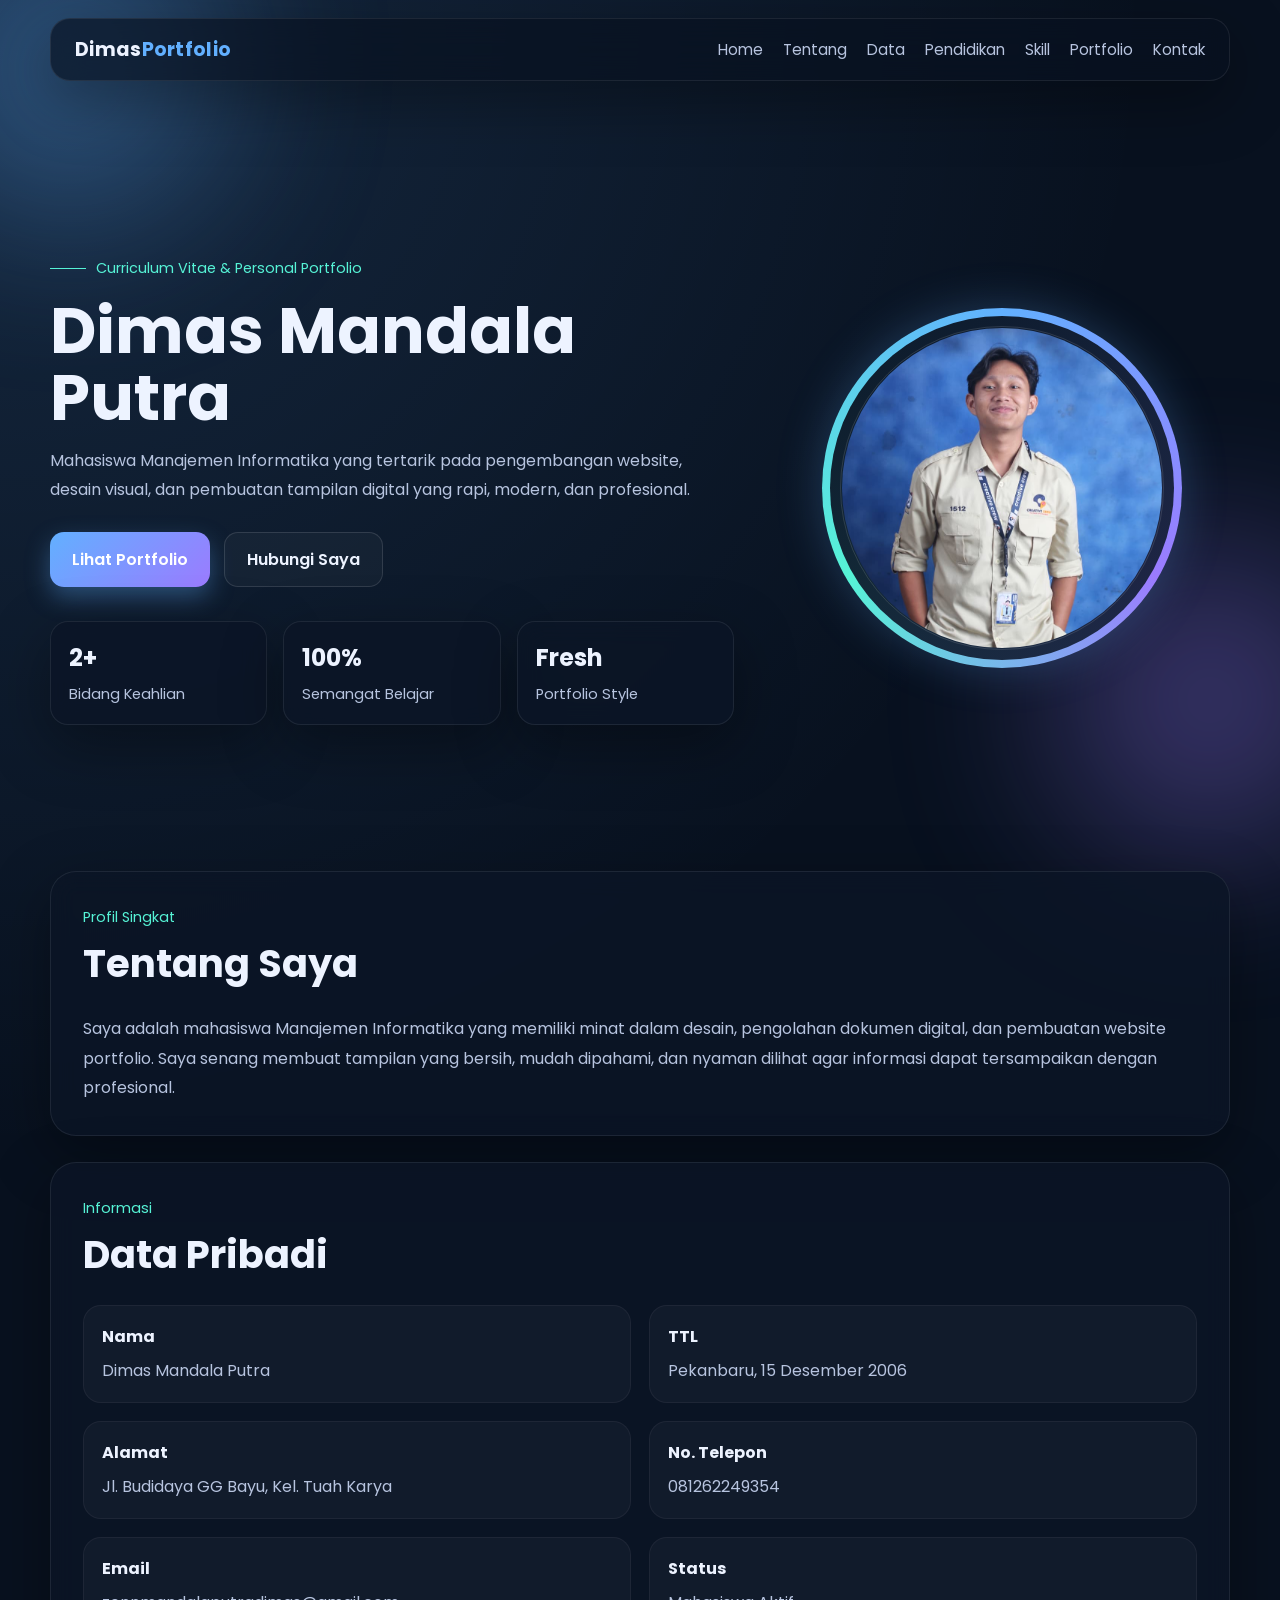
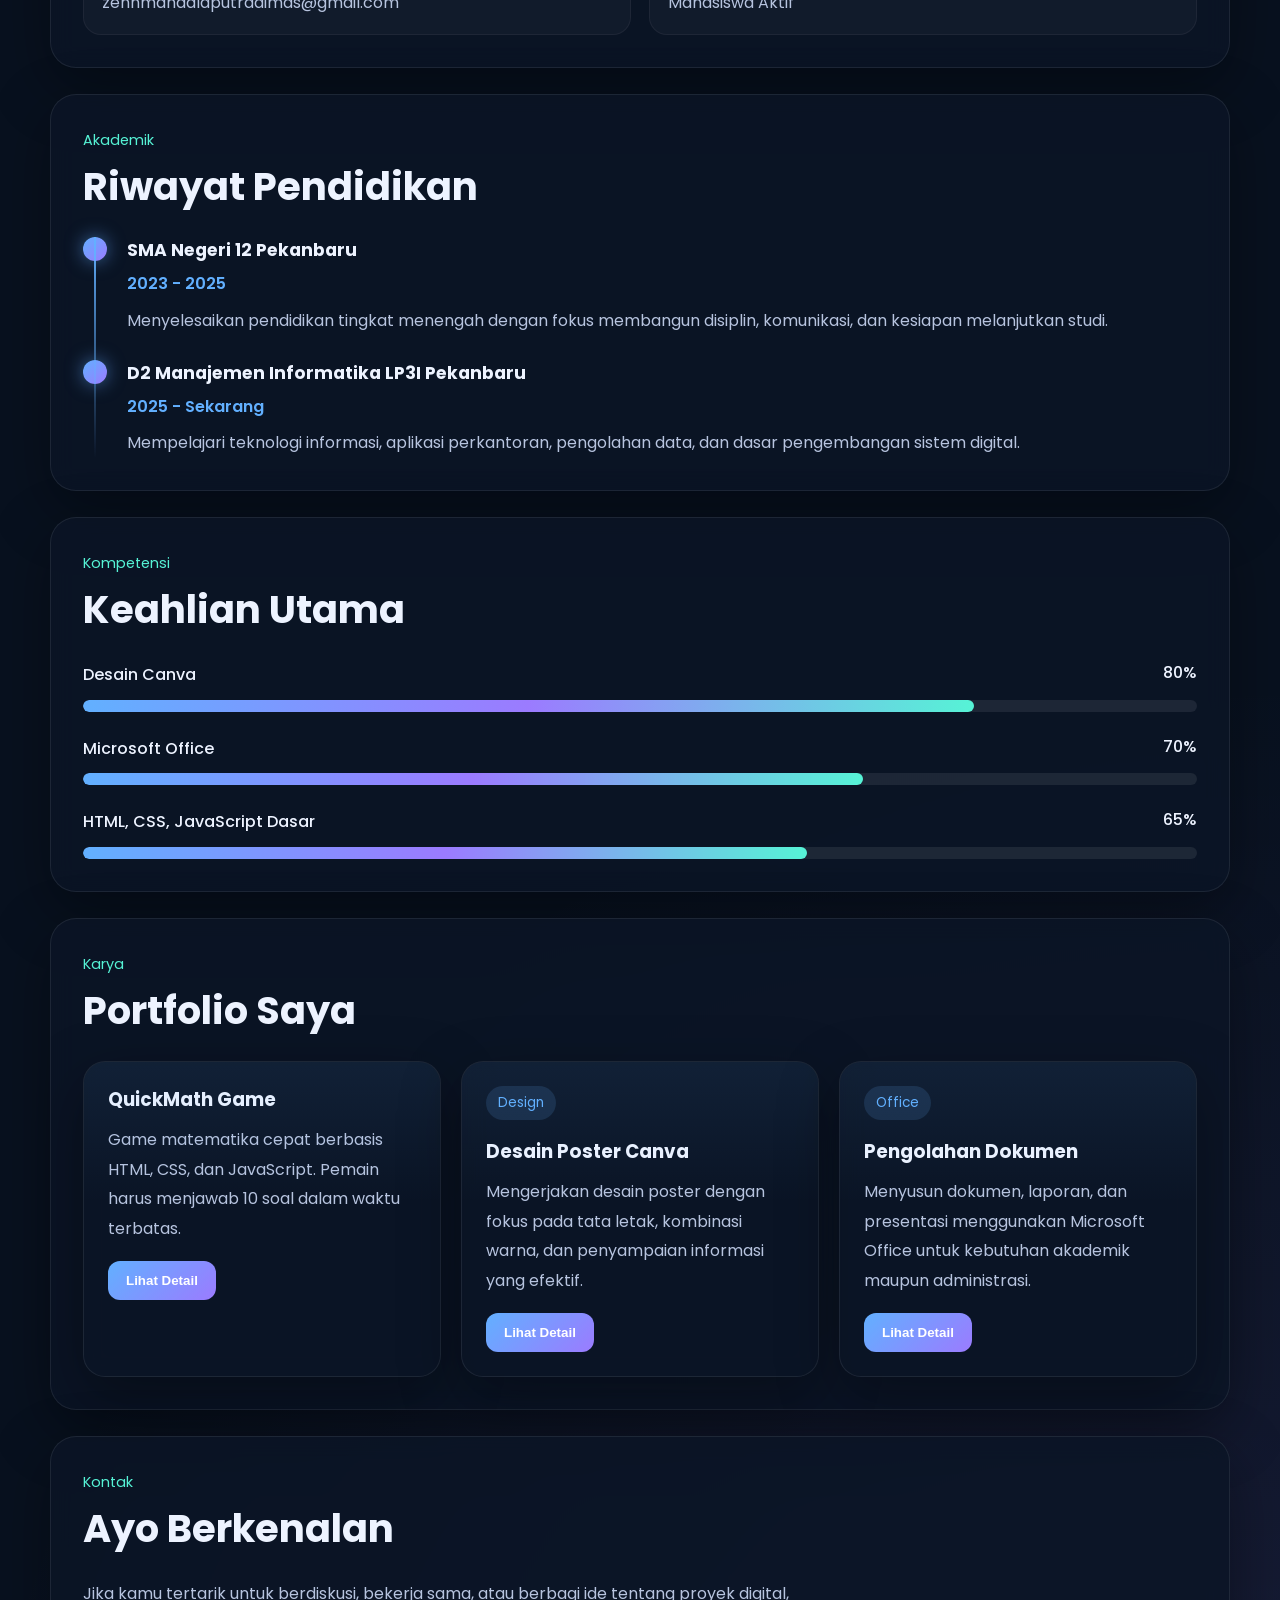
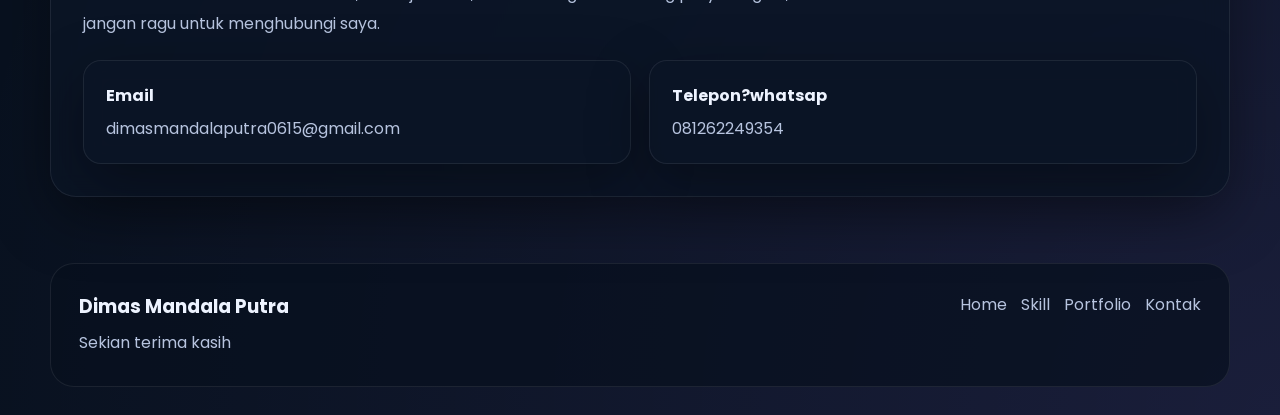
<file: index.html>
<!DOCTYPE html>
<html lang="id">
<head>
  <meta charset="UTF-8">
  <meta name="viewport" content="width=device-width, initial-scale=1.0">
  <title>Portfolio CV - Dimas Mandala Putra</title>
  <link rel="preconnect" href="https://fonts.googleapis.com">
  <link rel="preconnect" href="https://fonts.gstatic.com" crossorigin>
  <link href="https://fonts.googleapis.com/css2?family=Poppins:wght@300;400;500;600;700;800&display=swap" rel="stylesheet">
  <link rel="stylesheet" href="style.css">
</head>
<body>
  <div class="bg-blur blur-1"></div>
  <div class="bg-blur blur-2"></div>

  <nav class="navbar" id="navbar">
    <a href="#home" class="brand">Dimas<span>Portfolio</span></a>

    <button class="menu-toggle" id="menuToggle" aria-label="Buka menu navigasi">
      <span></span>
      <span></span>
      <span></span>
    </button>

    <ul class="nav-links" id="navLinks">
      <li><a href="#home">Home</a></li>
      <li><a href="#tentang">Tentang</a></li>
      <li><a href="#pribadi">Data</a></li>
      <li><a href="#pendidikan">Pendidikan</a></li>
      <li><a href="#skill">Skill</a></li>
      <li><a href="#portfolio">Portfolio</a></li>
      <li><a href="#kontak">Kontak</a></li>
    </ul>
  </nav>

  <header id="home" class="hero section">
    <div class="hero-text">
      <p class="eyebrow">Curriculum Vitae & Personal Portfolio</p>
      <h1>Dimas Mandala Putra</h1>
      <p class="subtitle">Mahasiswa Manajemen Informatika yang tertarik pada pengembangan website, desain visual, dan pembuatan tampilan digital yang rapi, modern, dan profesional.</p>

      <div class="hero-actions">
        <a href="#portfolio" class="btn btn-primary">Lihat Portfolio</a>
        <a href="#kontak" class="btn btn-secondary">Hubungi Saya</a>
      </div>

      <div class="stats">
        <div class="stat-card">
          <strong>2+</strong>
          <span>Bidang Keahlian</span>
        </div>
        <div class="stat-card">
          <strong>100%</strong>
          <span>Semangat Belajar</span>
        </div>
        <div class="stat-card">
          <strong>Fresh</strong>
          <span>Portfolio Style</span>
        </div>
      </div>
    </div>

    <div class="hero-photo-wrap">
      <div class="photo-ring">
        <div class="photo-ring-inner">
          <img src="foto.jpeg" alt="Foto Dimas Mandala Putra" class="foto">
        </div>
      </div>
    </div>
  </header>

  <main class="container">
    <section id="tentang" class="card section reveal">
      <div class="section-title">
        <span>Profil Singkat</span>
        <h2>Tentang Saya</h2>
      </div>
      <p>
        Saya adalah mahasiswa Manajemen Informatika yang memiliki minat dalam desain, pengolahan dokumen digital, dan pembuatan website portfolio. Saya senang membuat tampilan yang bersih, mudah dipahami, dan nyaman dilihat agar informasi dapat tersampaikan dengan profesional.
      </p>
    </section>

    <section id="pribadi" class="card section reveal">
      <div class="section-title">
        <span>Informasi</span>
        <h2>Data Pribadi</h2>
      </div>

      <div class="info-grid">
        <div class="info-item"><strong>Nama</strong><span>Dimas Mandala Putra</span></div>
        <div class="info-item"><strong>TTL</strong><span>Pekanbaru, 15 Desember 2006</span></div>
        <div class="info-item"><strong>Alamat</strong><span>Jl. Budidaya GG Bayu, Kel. Tuah Karya</span></div>
        <div class="info-item"><strong>No. Telepon</strong><span>081262249354</span></div>
        <div class="info-item"><strong>Email</strong><span>zennmandalaputradimas@gmail.com</span></div>
        <div class="info-item"><strong>Status</strong><span>Mahasiswa Aktif</span></div>
      </div>
    </section>

    <section id="pendidikan" class="card section reveal">
      <div class="section-title">
        <span>Akademik</span>
        <h2>Riwayat Pendidikan</h2>
      </div>

      <div class="timeline">
        <div class="timeline-item">
          <div class="timeline-dot"></div>
          <div class="timeline-content">
            <h3>SMA Negeri 12 Pekanbaru</h3>
            <p>2023 - 2025</p>
            <span>Menyelesaikan pendidikan tingkat menengah dengan fokus membangun disiplin, komunikasi, dan kesiapan melanjutkan studi.</span>
          </div>
        </div>

        <div class="timeline-item">
          <div class="timeline-dot"></div>
          <div class="timeline-content">
            <h3>D2 Manajemen Informatika LP3I Pekanbaru</h3>
            <p>2025 - Sekarang</p>
            <span>Mempelajari teknologi informasi, aplikasi perkantoran, pengolahan data, dan dasar pengembangan sistem digital.</span>
          </div>
        </div>
      </div>
    </section>

    <section id="skill" class="card section reveal">
      <div class="section-title">
        <span>Kompetensi</span>
        <h2>Keahlian Utama</h2>
      </div>

      <div class="skill-list">
        <div class="skill-item">
          <div class="skill-head">
            <p>Desain Canva</p>
            <span>80%</span>
          </div>
          <div class="bar"><div class="fill" data-width="80%"></div></div>
        </div>

        <div class="skill-item">
          <div class="skill-head">
            <p>Microsoft Office</p>
            <span>70%</span>
          </div>
          <div class="bar"><div class="fill" data-width="70%"></div></div>
        </div>

        <div class="skill-item">
          <div class="skill-head">
            <p>HTML, CSS, JavaScript Dasar</p>
            <span>65%</span>
          </div>
          <div class="bar"><div class="fill" data-width="65%"></div></div>
        </div>
      </div>
    </section>

    <section id="portfolio" class="card section reveal">
      <div class="section-title">
        <span>Karya</span>
        <h2>Portfolio Saya</h2>
      </div>

      <div class="portfolio-grid">
       <article class="project-card" onclick="window.open('projects/quickmath/index.html','_blank')">
        <h3>QuickMath Game</h3>
        <p>
        Game matematika cepat berbasis HTML, CSS, dan JavaScript.
        Pemain harus menjawab 10 soal dalam waktu terbatas.
        </p>
        <button class="project-link">Lihat Detail</button>
        </article>

       <article class="project-card" onclick="window.open('poster desain grafis/index.html', '_blank')">
          <div class="project-badge">Design</div>
          <h3>Desain Poster Canva</h3>
          <p>Mengerjakan desain poster dengan fokus pada tata letak, kombinasi warna, dan penyampaian informasi yang efektif.</p>
          <button class="project-link">Lihat Detail</button>
        </article>

        <article class="project-card" onclick="window.open('pengolahan-dokumen/index.html','_blank')">
          <div class="project-badge">Office</div>
          <h3>Pengolahan Dokumen</h3>
          <p>Menyusun dokumen, laporan, dan presentasi menggunakan Microsoft Office untuk kebutuhan akademik maupun administrasi.</p>
          <button class="project-link">Lihat Detail</button>
        </article>
      </div>
    </section>

    <section id="kontak" class="card section reveal contact-card">
      <div class="section-title">
        <span>Kontak</span>
        <h2>Ayo Berkenalan</h2>
      </div>
      <p>Jika kamu tertarik untuk berdiskusi, bekerja sama, atau berbagi ide tentang proyek digital, jangan ragu untuk menghubungi saya.</p>

      <div class="contact-grid">
        <a href="mailto:zennmandalaputradimas@gmail.com" class="contact-item">
          <strong>Email</strong>
          <span>dimasmandalaputra0615@gmail.com</span>
        </a>
        <a href="tel:081262249354" class="contact-item">
          <strong>Telepon?whatsap
          </strong>
          <span>081262249354</span>
        </a>
      </div>
    </section>
  </main>

  <footer class="footer">
    <div>
      <h3>Dimas Mandala Putra</h3>
      <p>Sekian terima kasih 
      
      </p>
    </div>

    <div class="footer-nav">
      <a href="#home">Home</a>
      <a href="#skill">Skill</a>
      <a href="#portfolio">Portfolio</a>
      <a href="#kontak">Kontak</a>
    </div>
  </footer>

  <script src="script.js"></script>
</body>
</html>
</file>
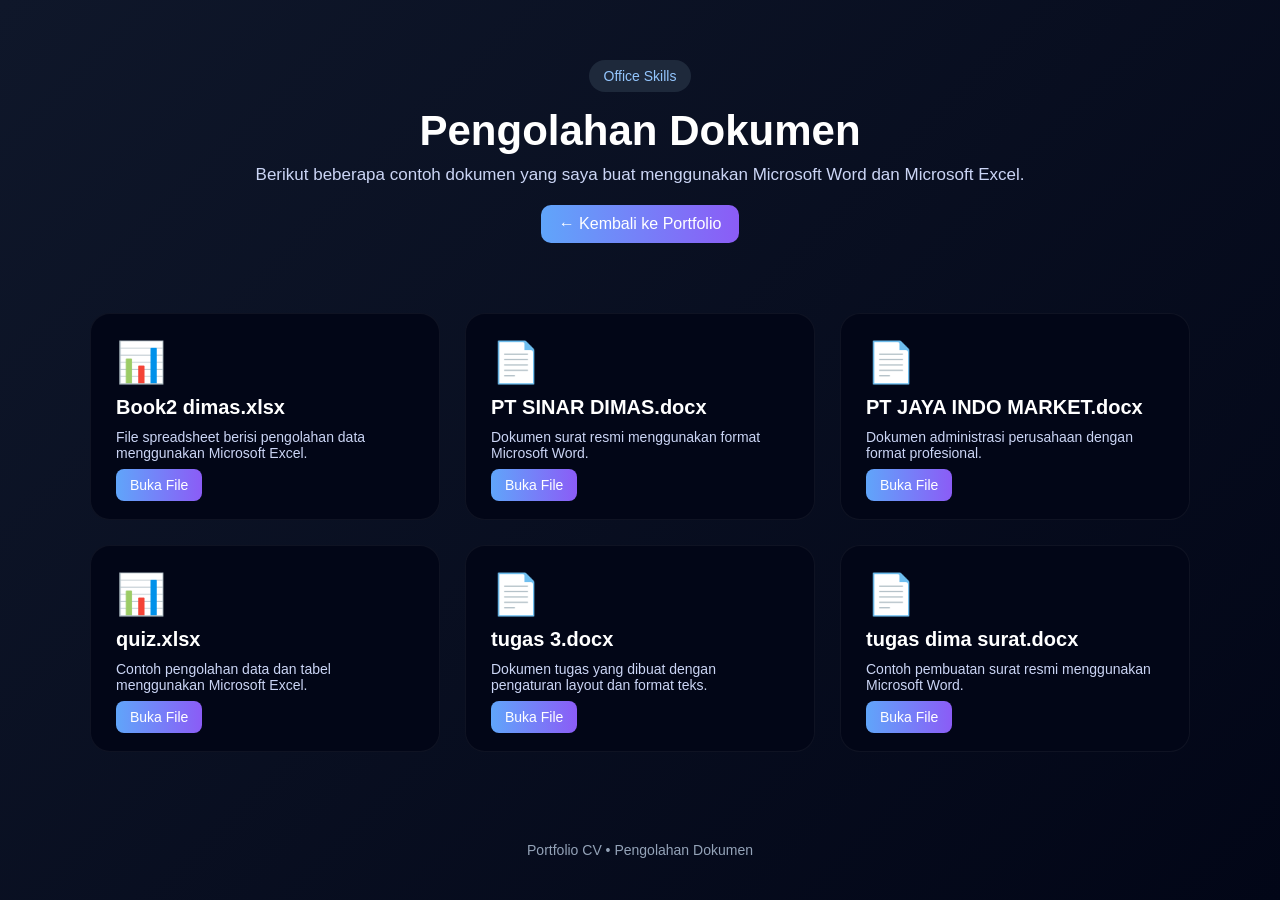
<file: pengolahan-dokumen/index.html>
<!DOCTYPE html>
<html lang="id">
<head>
<meta charset="UTF-8">
<meta name="viewport" content="width=device-width, initial-scale=1.0">

<title>Portfolio Pengolahan Dokumen</title>

<style>

*{
margin:0;
padding:0;
box-sizing:border-box;
font-family:Segoe UI, sans-serif;
}

body{
background:linear-gradient(135deg,#0f172a,#020617);
color:white;
min-height:100vh;
}

.container{
width:90%;
max-width:1100px;
margin:auto;
}

header{
text-align:center;
padding:60px 0 30px;
}

header h1{
font-size:42px;
margin-bottom:10px;
}

header p{
color:#cbd5f5;
font-size:17px;
}

.badge{
display:inline-block;
background:#1e293b;
padding:8px 15px;
border-radius:20px;
margin-bottom:15px;
color:#93c5fd;
font-size:14px;
}

.back{
display:inline-block;
margin-top:20px;
text-decoration:none;
color:white;
background:linear-gradient(90deg,#60a5fa,#8b5cf6);
padding:10px 18px;
border-radius:10px;
}

.grid{
margin-top:40px;
display:grid;
grid-template-columns:repeat(auto-fit,minmax(260px,1fr));
gap:25px;
}

.card{
background:#020617;
border:1px solid rgba(255,255,255,0.05);
border-radius:20px;
padding:25px;
transition:0.3s;
}

.card:hover{
transform:translateY(-6px);
box-shadow:0 10px 30px rgba(0,0,0,0.5);
}

.icon{
font-size:40px;
margin-bottom:10px;
}

.card h3{
margin-bottom:10px;
font-size:20px;
}

.card p{
color:#cbd5f5;
font-size:14px;
margin-bottom:15px;
}

.btn{
text-decoration:none;
background:linear-gradient(90deg,#60a5fa,#8b5cf6);
padding:8px 14px;
border-radius:8px;
font-size:14px;
color:white;
}

footer{
text-align:center;
margin-top:60px;
padding:30px;
color:#94a3b8;
font-size:14px;
}

</style>
</head>

<body>

<div class="container">

<header>

<div class="badge">Office Skills</div>

<h1>Pengolahan Dokumen</h1>

<p>
Berikut beberapa contoh dokumen yang saya buat menggunakan 
Microsoft Word dan Microsoft Excel.
</p>

<a class="back" href="../index.html">← Kembali ke Portfolio</a>

</header>


<div class="grid">

<div class="card">
<div class="icon">📊</div>
<h3>Book2 dimas.xlsx</h3>
<p>File spreadsheet berisi pengolahan data menggunakan Microsoft Excel.</p>
<a class="btn" href="Book2 dimas.xlsx" target="_blank">Buka File</a>
</div>

<div class="card">
<div class="icon">📄</div>
<h3>PT SINAR DIMAS.docx</h3>
<p>Dokumen surat resmi menggunakan format Microsoft Word.</p>
<a class="btn" href="PT SINAR DIMAS.docx" target="_blank">Buka File</a>
</div>

<div class="card">
<div class="icon">📄</div>
<h3>PT JAYA INDO MARKET.docx</h3>
<p>Dokumen administrasi perusahaan dengan format profesional.</p>
<a class="btn" href="PT JAYA INDO MARKET.docx" target="_blank">Buka File</a>
</div>

<div class="card">
<div class="icon">📊</div>
<h3>quiz.xlsx</h3>
<p>Contoh pengolahan data dan tabel menggunakan Microsoft Excel.</p>
<a class="btn" href="quiz.xlsx" target="_blank">Buka File</a>
</div>

<div class="card">
<div class="icon">📄</div>
<h3>tugas 3.docx</h3>
<p>Dokumen tugas yang dibuat dengan pengaturan layout dan format teks.</p>
<a class="btn" href="tugas 3.docx" target="_blank">Buka File</a>
</div>

<div class="card">
<div class="icon">📄</div>
<h3>tugas dima surat.docx</h3>
<p>Contoh pembuatan surat resmi menggunakan Microsoft Word.</p>
<a class="btn" href="tugas dima surat.docx" target="_blank">Buka File</a>
</div>

</div>


<footer>
Portfolio CV • Pengolahan Dokumen
</footer>

</div>

</body>
</html>
</file>
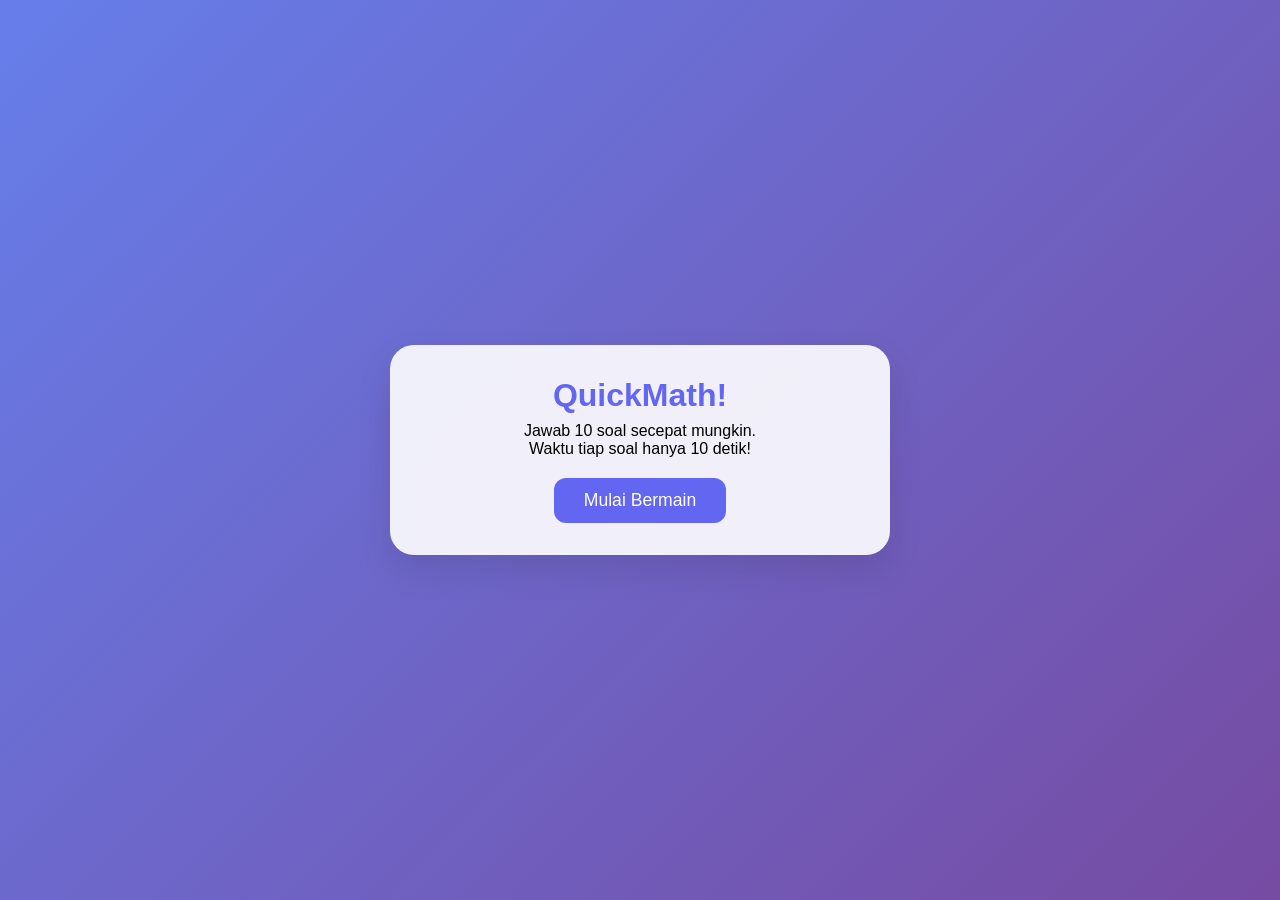
<file: projects/quickmath/index.html>
<!DOCTYPE html>
<html lang="id">
<head>
    <meta charset="UTF-8">
    <meta name="viewport" content="width=device-width, initial-scale=1.0">
    <title>QuickMath!</title>
    <style>
        :root {
            --primary: #6366f1;
            --secondary: #8b5cf6;
            --correct: #10b981;
            --wrong: #ef4444;
            --text: #1f2937;
        }

        * {
            margin: 0;
            padding: 0;
            box-sizing: border-box;
            font-family: 'Segoe UI', Tahoma, Geneva, Verdana, sans-serif;
        }

        body {
            min-height: 100vh;
            display: flex;
            justify-content: center;
            align-items: center;
            background: linear-gradient(135deg, #667eea 0%, #764ba2 100%);
        }

        /* Card Style */
        .card {
            background: rgba(255, 255, 255, 0.9);
            backdrop-filter: blur(10px);
            padding: 2rem;
            border-radius: 24px;
            box-shadow: 0 15px 35px rgba(0, 0, 0, 0.1);
            width: 90%;
            max-width: 500px;
            text-align: center;
            transition: all 0.3s ease;
            animation: fadeIn 0.5s ease-out;
        }

        @keyframes fadeIn {
            from {
                opacity: 0;
                transform: translateY(20px);
            }
            to {
                opacity: 1;
                transform: translateY(0);
            }
        }

        .hidden {
            display: none !important;
        }

        h1 {
            color: var(--primary);
            margin-bottom: 0.5rem;
        }

        .timer-bar {
            width: 100%;
            height: 8px;
            background: #eee;
            border-radius: 4px;
            margin: 20px 0;
            overflow: hidden;
        }

        #progress {
            width: 100%;
            height: 100%;
            background: var(--primary);
            transition: width 1s linear;
        }

        .question {
            font-size: 3rem;
            font-weight: bold;
            margin: 20px 0;
            color: var(--text);
        }

        input[type="number"] {
            width: 120px;
            padding: 12px;
            font-size: 1.5rem;
            border: 2px solid #ddd;
            border-radius: 12px;
            text-align: center;
            outline: none;
            transition: border-color 0.3s;
        }

        input[type="number"]:focus {
            border-color: var(--primary);
        }

        button {
            background: var(--primary);
            color: white;
            border: none;
            padding: 12px 30px;
            font-size: 1.1rem;
            border-radius: 12px;
            cursor: pointer;
            transition: transform 0.2s, background 0.3s;
            margin-top: 20px;
        }

        button:hover {
            background: var(--secondary);
            transform: scale(1.05);
        }

        /* Table Style */
        .result-container {
            margin-top: 20px;
            overflow-x: auto;
        }

        table {
            width: 100%;
            border-collapse: collapse;
            margin-top: 20px;
            font-size: 0.9rem;
        }

        th, td {
            padding: 12px;
            border-bottom: 1px solid #ddd;
            text-align: center;
        }

        th {
            background: var(--secondary);
            color: white;
        }

        .row-correct {
            color: var(--correct);
            font-weight: bold;
        }

        .row-wrong {
            color: var(--wrong);
            font-weight: bold;
        }

        /* Animations for Game */
        .shake {
            animation: shake 0.4s;
        }

        @keyframes shake {
            0%, 100% {
                transform: translateX(0);
            }
            25% {
                transform: translateX(-10px);
            }
            75% {
                transform: translateX(10px);
            }
        }

        .score-badge {
            font-size: 1.5rem;
            font-weight: bold;
            color: var(--primary);
            margin: 10px 0;
        }
    </style>
</head>
<body>
    <div class="card" id="game-card">
        <div id="start-screen">
            <h1>QuickMath!</h1>
            <p>
                Jawab 10 soal secepat mungkin.<br />Waktu tiap soal hanya 10 detik!
            </p>
            <button onclick="startGame()">Mulai Bermain</button>
        </div>

        <div id="play-screen" class="hidden">
            <div id="quest-number">Soal 1 / 10</div>
            <div class="timer-bar"><div id="progress"></div></div>
            <div class="question" id="display-question">0 + 0</div>
            <input
                type="number"
                id="answer-input"
                placeholder="?"
                autocomplete="off"
            >
            <br />
            <small>Tekan Enter untuk jawab</small>
        </div>

        <div id="result-screen" class="hidden">
            <h1>Selesai!</h1>
            <div class="score-badge" id="final-score">Skor: 0</div>
            <div class="result-container">
                <table>
                    <thead>
                        <tr>
                            <th>Soal</th>
                            <th>Input</th>
                            <th>Benar</th>
                        </tr>
                    </thead>
                    <tbody id="result-body"></tbody>
                </table>
            </div>
            <button onclick="startGame()">Main Lagi</button>
        </div>
    </div>

    <script>
        let currentQuestion = 0;
        let score = 0;
        let timeLeft = 10;
        let timerInterval;
        let gameData = [];
        let currentAnswer = 0;

        const startScreen = document.getElementById("start-screen");
        const playScreen = document.getElementById("play-screen");
        const resultScreen = document.getElementById("result-screen");
        const inputField = document.getElementById("answer-input");
        const progress = document.getElementById("progress");

        function startGame() {
            currentQuestion = 0;
            score = 0;
            gameData = [];
            startScreen.classList.add("hidden");
            resultScreen.classList.add("hidden");
            playScreen.classList.remove("hidden");
            nextQuestion();
        }

        function generateQuestion() {
            const ops = ["+", "-", "*", "/"];
            let a = Math.floor(Math.random() * 10);
            let b = Math.floor(Math.random() * 10);
            let op = ops[Math.floor(Math.random() * 4)];

            // Validasi pembagian agar tidak desimal dan tidak bagi nol
            if (op === "/") {
                if (b === 0) b = 1;
                a = a * b; // Menjamin hasil (a/b) adalah b awal (integer)
            }
            let qText = a + " " + op + " " + b;
            let ans = 0;
            if (op == "+") ans = a + b;
            if (op == "-") ans = a - b;
            if (op == "*") ans = a * b;
            if (op == "/") ans = a / b;

            return { qText, ans };
        }

        function nextQuestion() {
            if (currentQuestion >= 10) {
                endGame();
                return;
            }

            currentQuestion++;
            document.getElementById("quest-number").innerText = 'Soal ' + currentQuestion + ' / 10';
            const q = generateQuestion();
            document.getElementById("display-question").innerText = q.qText;
            currentAnswer = q.ans;

            inputField.value = "";
            inputField.focus();

            startTimer();
        }

        function startTimer() {
            clearInterval(timerInterval);
            timeLeft = 10;
            progress.style.width = "100%";
            progress.style.transition = "none";

            // Force reflow
            progress.offsetHeight;

            progress.style.transition = "width 10s linear";
            progress.style.width = "0%";

            timerInterval = setInterval(() => {
                timeLeft--;
                if (timeLeft < 0) {
                    processAnswer(null); // Waktu habis
                }
            }, 1000);
        }

        function processAnswer(userValue) {
            clearInterval(timerInterval);
            const isCorrect = userValue !== null && parseFloat(userValue) === currentAnswer;

            gameData.push({
                question: document.getElementById("display-question").innerText,
                userAnswer: userValue !== null ? userValue : "-",
                correctAnswer: currentAnswer,
                isCorrect: isCorrect
            });

            if (isCorrect) {
                score++;
            }

            if (currentQuestion < 10) {
                nextQuestion();
            } else {
                endGame();
            }
        }

        function endGame() {
            playScreen.classList.add("hidden");
            resultScreen.classList.remove("hidden");

            document.getElementById("final-score").innerText = "Skor: " + score + " / 10";

            const resultBody = document.getElementById("result-body");
            resultBody.innerHTML = "";

            gameData.forEach((data, index) => {
                const row = document.createElement("tr");
                const rowClass = data.isCorrect ? "row-correct" : "row-wrong";
                row.innerHTML = `
                    <td>${index + 1}. ${data.question}</td>
                    <td>${data.userAnswer}</td>
                    <td class="${rowClass}">${data.correctAnswer}</td>
                `;
                resultBody.appendChild(row);
            });
        }

        // Event listener untuk tombol Enter
        inputField.addEventListener("keypress", function(e) {
            if (e.key === "Enter") {
                processAnswer(inputField.value);
            }
        });
    </script>
</body>
</html>
</file>
<file: style.css>
:root {
  --bg: #08111f;
  --panel: rgba(12, 21, 38, 0.82);
  --panel-solid: #0f1b31;
  --text: #edf3ff;
  --muted: #b7c4df;
  --line: rgba(255, 255, 255, 0.08);
  --primary: #62b0ff;
  --secondary: #9b7bff;
  --accent: #56f3d6;
  --shadow: 0 20px 60px rgba(0, 0, 0, 0.35);
}

* {
  margin: 0;
  padding: 0;
  box-sizing: border-box;
}

html {
  scroll-behavior: smooth;
}

body {
  font-family: 'Poppins', sans-serif;
  background:
    radial-gradient(circle at top left, rgba(98, 176, 255, 0.15), transparent 30%),
    radial-gradient(circle at bottom right, rgba(155, 123, 255, 0.12), transparent 35%),
    var(--bg);
  color: var(--text);
  overflow-x: hidden;
}

body.menu-open {
  overflow: hidden;
}

.bg-blur {
  position: fixed;
  width: 300px;
  height: 300px;
  border-radius: 50%;
  filter: blur(90px);
  opacity: 0.35;
  pointer-events: none;
  z-index: -1;
}

.blur-1 {
  background: var(--primary);
  top: -80px;
  left: -80px;
}

.blur-2 {
  background: var(--secondary);
  right: -80px;
  bottom: 50px;
}

.section {
  scroll-margin-top: 95px;
}

.navbar {
  position: sticky;
  top: 0;
  z-index: 1000;
  width: min(1180px, calc(100% - 32px));
  margin: 18px auto 0;
  display: flex;
  align-items: center;
  justify-content: space-between;
  padding: 16px 24px;
  border: 1px solid var(--line);
  border-radius: 20px;
  backdrop-filter: blur(16px);
  background: rgba(8, 17, 31, 0.68);
  box-shadow: var(--shadow);
}

.brand {
  color: var(--text);
  text-decoration: none;
  font-size: 1.2rem;
  font-weight: 700;
  letter-spacing: 0.3px;
}

.brand span {
  color: var(--primary);
}

.nav-links {
  display: flex;
  align-items: center;
  gap: 20px;
  list-style: none;
}

.nav-links a {
  color: var(--muted);
  text-decoration: none;
  font-size: 0.95rem;
  transition: 0.3s ease;
}

.nav-links a:hover {
  color: var(--text);
}

.menu-toggle {
  display: none;
  flex-direction: column;
  gap: 5px;
  background: transparent;
  border: none;
  cursor: pointer;
}

.menu-toggle span {
  width: 26px;
  height: 3px;
  border-radius: 999px;
  background: var(--text);
  transition: 0.3s ease;
}

.hero {
  width: min(1180px, calc(100% - 32px));
  min-height: calc(100vh - 110px);
  margin: 0 auto;
  display: grid;
  grid-template-columns: 1.2fr 0.8fr;
  gap: 40px;
  align-items: center;
  padding: 48px 0 24px;
}

.eyebrow {
  display: inline-flex;
  align-items: center;
  gap: 10px;
  color: var(--accent);
  font-size: 0.9rem;
  margin-bottom: 18px;
}

.eyebrow::before {
  content: '';
  width: 36px;
  height: 1px;
  background: var(--accent);
}

.hero h1 {
  font-size: clamp(2.5rem, 5vw, 4.8rem);
  line-height: 1.05;
  margin-bottom: 16px;
}

.subtitle {
  max-width: 680px;
  color: var(--muted);
  line-height: 1.8;
  font-size: 1rem;
}

.hero-actions {
  display: flex;
  flex-wrap: wrap;
  gap: 14px;
  margin-top: 28px;
}

.btn {
  display: inline-flex;
  align-items: center;
  justify-content: center;
  padding: 14px 22px;
  border-radius: 14px;
  text-decoration: none;
  font-weight: 600;
  transition: 0.3s ease;
}

.btn-primary {
  background: linear-gradient(135deg, var(--primary), var(--secondary));
  color: white;
  box-shadow: 0 10px 25px rgba(98, 176, 255, 0.35);
}

.btn-primary:hover,
.btn-secondary:hover,
.project-link:hover,
.contact-item:hover {
  transform: translateY(-3px);
}

.btn-secondary {
  color: var(--text);
  border: 1px solid rgba(255, 255, 255, 0.12);
  background: rgba(255, 255, 255, 0.03);
}

.stats {
  display: grid;
  grid-template-columns: repeat(3, minmax(0, 1fr));
  gap: 16px;
  margin-top: 34px;
}

.stat-card,
.card,
.project-card,
.contact-item {
  border: 1px solid var(--line);
  background: var(--panel);
  backdrop-filter: blur(12px);
  box-shadow: var(--shadow);
}

.stat-card {
  border-radius: 18px;
  padding: 18px;
}

.stat-card strong {
  display: block;
  font-size: 1.5rem;
  margin-bottom: 6px;
}

.stat-card span {
  color: var(--muted);
  font-size: 0.92rem;
}

.hero-photo-wrap {
  display: flex;
  align-items: center;
  justify-content: center;
}

.photo-ring {
  position: relative;
  width: min(360px, 78vw);
  aspect-ratio: 1 / 1;
  border-radius: 50%;
  padding: 8px;
  background: conic-gradient(from 0deg, var(--primary), var(--secondary), var(--accent), var(--primary));
  animation: spin 5s linear infinite;
  box-shadow: 0 0 45px rgba(98, 176, 255, 0.25);
}

.photo-ring::before {
  content: '';
  position: absolute;
  inset: 18px;
  border-radius: 50%;
  border: 1px solid rgba(255, 255, 255, 0.12);
}

.photo-ring-inner {
  width: 100%;
  height: 100%;
  border-radius: 50%;
  padding: 12px;
  background: linear-gradient(145deg, rgba(8, 17, 31, 0.95), rgba(19, 31, 54, 0.9));
}

.foto {
  width: 100%;
  height: 100%;
  border-radius: 50%;
  object-fit: cover;
  display: block;
}

.container {
  width: min(1180px, calc(100% - 32px));
  margin: 0 auto;
  padding-bottom: 40px;
}

.card {
  padding: 32px;
  border-radius: 26px;
  margin-bottom: 26px;
}

.section-title {
  margin-bottom: 22px;
}

.section-title span {
  color: var(--accent);
  font-size: 0.9rem;
}

.section-title h2 {
  font-size: clamp(1.7rem, 3vw, 2.5rem);
  margin-top: 6px;
}

.card p {
  color: var(--muted);
  line-height: 1.85;
}

.info-grid {
  display: grid;
  grid-template-columns: repeat(2, minmax(0, 1fr));
  gap: 18px;
}

.info-item {
  display: flex;
  flex-direction: column;
  gap: 8px;
  padding: 18px;
  border-radius: 18px;
  background: rgba(255, 255, 255, 0.03);
  border: 1px solid rgba(255, 255, 255, 0.05);
}

.info-item strong {
  color: var(--text);
}

.info-item span {
  color: var(--muted);
  line-height: 1.7;
}

.timeline {
  position: relative;
  display: grid;
  gap: 24px;
}

.timeline::before {
  content: '';
  position: absolute;
  left: 11px;
  top: 0;
  bottom: 0;
  width: 2px;
  background: linear-gradient(var(--primary), transparent);
}

.timeline-item {
  display: grid;
  grid-template-columns: 24px 1fr;
  gap: 20px;
  align-items: start;
}

.timeline-dot {
  width: 24px;
  height: 24px;
  border-radius: 50%;
  background: linear-gradient(135deg, var(--primary), var(--secondary));
  box-shadow: 0 0 18px rgba(98, 176, 255, 0.55);
}

.timeline-content h3 {
  font-size: 1.08rem;
  margin-bottom: 6px;
}

.timeline-content p {
  color: var(--primary);
  font-weight: 600;
  margin-bottom: 8px;
}

.timeline-content span {
  color: var(--muted);
  line-height: 1.8;
}

.skill-list {
  display: grid;
  gap: 22px;
}

.skill-head {
  display: flex;
  justify-content: space-between;
  gap: 12px;
  margin-bottom: 10px;
}

.skill-head p,
.skill-head span {
  color: var(--text);
  font-weight: 500;
}

.bar {
  width: 100%;
  height: 12px;
  border-radius: 999px;
  background: rgba(255, 255, 255, 0.08);
  overflow: hidden;
}

.fill {
  width: 0;
  height: 100%;
  border-radius: inherit;
  background: linear-gradient(90deg, var(--primary), var(--secondary), var(--accent));
  transition: width 1.6s ease;
}

.portfolio-grid {
  display: grid;
  grid-template-columns: repeat(3, minmax(0, 1fr));
  gap: 20px;
}

.project-card {
  border-radius: 22px;
  padding: 24px;
  transition: 0.35s ease;
  position: relative;
  overflow: hidden;
}

.project-card::before {
  content: '';
  position: absolute;
  inset: 0;
  background: linear-gradient(180deg, rgba(98, 176, 255, 0.08), transparent 45%);
  pointer-events: none;
}

.project-card:hover {
  transform: translateY(-8px);
}

.project-badge {
  display: inline-flex;
  padding: 7px 12px;
  border-radius: 999px;
  background: rgba(98, 176, 255, 0.14);
  color: var(--primary);
  font-size: 0.85rem;
  margin-bottom: 18px;
}

.project-card h3 {
  font-size: 1.15rem;
  margin-bottom: 12px;
}

.project-card p {
  min-height: 108px;
}

.project-link {
  margin-top: 18px;
  border: none;
  background: linear-gradient(135deg, var(--primary), var(--secondary));
  color: white;
  padding: 12px 18px;
  border-radius: 12px;
  cursor: pointer;
  font-weight: 600;
  transition: 0.3s ease;
}

.contact-card p {
  max-width: 720px;
}

.contact-grid {
  display: grid;
  grid-template-columns: repeat(2, minmax(0, 1fr));
  gap: 18px;
  margin-top: 22px;
}

.contact-item {
  display: flex;
  flex-direction: column;
  gap: 8px;
  text-decoration: none;
  color: var(--text);
  padding: 22px;
  border-radius: 18px;
  transition: 0.3s ease;
}

.contact-item span {
  color: var(--muted);
  word-break: break-word;
}

.footer {
  width: min(1180px, calc(100% - 32px));
  margin: 0 auto 28px;
  padding: 28px;
  border: 1px solid var(--line);
  border-radius: 24px;
  background: rgba(8, 17, 31, 0.7);
  display: flex;
  justify-content: space-between;
  gap: 20px;
}

.footer h3 {
  margin-bottom: 8px;
}

.footer p {
  color: var(--muted);
  max-width: 520px;
  line-height: 1.8;
}

.footer-nav {
  display: flex;
  flex-wrap: wrap;
  gap: 14px;
  align-content: flex-start;
}

.footer-nav a {
  color: var(--muted);
  text-decoration: none;
}

.reveal {
  opacity: 0;
  transform: translateY(40px);
  transition: opacity 0.7s ease, transform 0.7s ease;
}

.reveal.active {
  opacity: 1;
  transform: translateY(0);
}
@keyframes borderFlow {
  0% {
    background-position: 0% 50%;
    filter: brightness(1);
  }
  25% {
    background-position: 50% 100%;
    filter: brightness(1.05);
  }
  50% {
    background-position: 100% 50%;
    filter: brightness(1.1);
  }
  75% {
    background-position: 50% 0%;
    filter: brightness(1.05);
  }
  100% {
    background-position: 0% 50%;
    filter: brightness(1);
  }
}
@media (max-width: 980px) {
  .hero,
  .portfolio-grid,
  .contact-grid,
  .info-grid {
    grid-template-columns: 1fr;
  }

  .hero {
    padding-top: 32px;
  }

  .hero-photo-wrap {
    order: -1;
  }

  .project-card p {
    min-height: auto;
  }

  .footer {
    flex-direction: column;
  }
}

@media (max-width: 760px) {
  .navbar {
    padding: 14px 18px;
  }

  .menu-toggle {
    display: flex;
  }

  .nav-links {
    position: absolute;
    top: calc(100% + 10px);
    left: 0;
    right: 0;
    margin: 0 auto;
    width: 100%;
    padding: 18px;
    border-radius: 18px;
    border: 1px solid var(--line);
    background: rgba(8, 17, 31, 0.96);
    flex-direction: column;
    align-items: flex-start;
    gap: 16px;
    display: none;
  }

  .nav-links.open {
    display: flex;
  }

  .menu-toggle.active span:nth-child(1) {
    transform: translateY(8px) rotate(45deg);
  }

  .menu-toggle.active span:nth-child(2) {
    opacity: 0;
  }

  .menu-toggle.active span:nth-child(3) {
    transform: translateY(-8px) rotate(-45deg);
  }

  .hero {
    min-height: auto;
    padding-bottom: 6px;
  }

  .stats {
    grid-template-columns: 1fr;
  }

  .card,
  .footer {
    padding: 24px 20px;
  }

  .photo-ring {
    width: min(300px, 84vw);
  }
}
</file>
